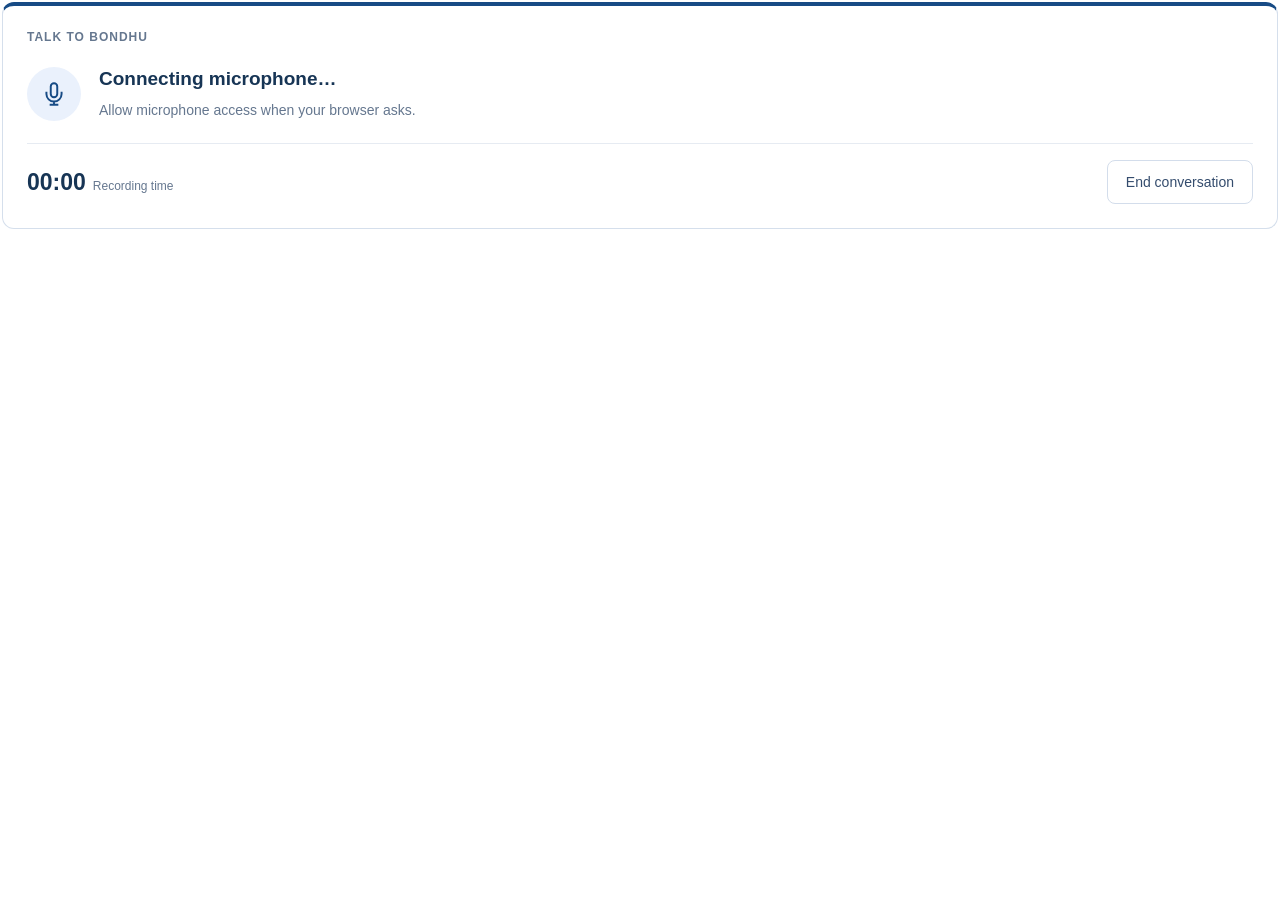
<file: master_voice/voice_component/index.html>
<!DOCTYPE html>
<html lang="en">

<head>

    <meta charset="UTF-8">
    <meta name="viewport" content="width=device-width, initial-scale=1">

    <title>Bondhu Voice</title>

    <style>
        * { box-sizing: border-box; }
        body { font-family: "Segoe UI", Arial, sans-serif; color: #173555; padding: 2px; margin: 0; background: transparent; }
        .voice-panel { padding: 24px; background: #fff; border: 1px solid #d5dfec; border-top: 4px solid #174b85; border-radius: 12px; }
        .voice-heading { color: #65778f; font-size: 12px; font-weight: 700; letter-spacing: 1px; margin-bottom: 20px; }
        .voice-main { display: flex; align-items: center; gap: 18px; }
        .mic { flex-shrink: 0; width: 54px; height: 54px; border-radius: 50%; background: #eaf1fc; color: #174b85; display: grid; place-items: center; }
        .mic svg { width: 26px; height: 26px; }
        #status { font-size: 19px; font-weight: 650; line-height: 1.6; }
        #hint { color: #65778f; font-size: 14px; line-height: 1.7; margin-top: 5px; max-width: 570px; }
        .voice-bottom { margin-top: 20px; padding-top: 16px; border-top: 1px solid #e6ebf2; display: flex; align-items: center; justify-content: space-between; gap: 14px; }
        #timer { font-size: 23px; font-weight: 700; font-variant-numeric: tabular-nums; }
        #timer-label { color: #65778f; font-size: 12px; margin-left: 7px; }
        button { padding: 10px 18px; min-height: 44px; border-radius: 8px; font: inherit; font-size: 14px; cursor: pointer; }
        #end { background: white; border: 1px solid #d3ddeb; color: #344c6d; }
        #restart { background: #174b85; border: 1px solid #174b85; color: white; }
        button:hover { filter: brightness(.94); }
        button:disabled { cursor: wait; opacity: .5; }
        button:focus-visible { outline: 3px solid #df293e; outline-offset: 3px; }
        [hidden] { display: none !important; }
        body[data-phase="listening"] .mic { box-shadow: 0 0 0 6px #eaf1fc80; }
        body[data-phase="ended"] .mic { background: #f0f3f7; color: #7a899b; }
        body[data-phase="error"] .mic { background: #fff0f2; color: #b62132; }
        @media (max-width: 480px) { .voice-panel { padding: 18px; } .voice-main { align-items: flex-start; gap: 12px; } #status { font-size: 17px; } .mic { width: 44px; height: 44px; } .voice-bottom { flex-wrap: wrap; } }
    </style>

</head>


<body>

    <section class="voice-panel" aria-label="Voice conversation">
        <div class="voice-heading" id="heading">TALK TO BONDHU</div>
        <div class="voice-main">
            <div class="mic" aria-hidden="true"><svg viewBox="0 0 24 24" fill="none" stroke="currentColor" stroke-width="1.8"><rect x="9" y="2" width="6" height="13" rx="3"/><path d="M5 10v2a7 7 0 0 0 14 0v-2M12 19v3M8 22h8"/></svg></div>
            <div><div id="status" role="status" aria-live="polite">Connecting microphone…</div><div id="hint">Allow microphone access when your browser asks.</div></div>
        </div>
        <div class="voice-bottom">
            <div><span id="timer">00:00</span><span id="timer-label">Recording time</span></div>
            <button id="end" type="button">End conversation</button>
            <button id="restart" type="button" hidden>Start again</button>
        </div>
    </section>

<script>


// ==================================================
// SETTINGS
// ==================================================

const START_BUFFER = 3000;

// User stops speaking → wait 2 seconds
const SILENCE_DURATION = 2000;

// Maximum duration of one question
const MAX_RECORDING_TIME = 60000;

// After an answer is displayed,
// user has 10 seconds to START next question
const NEXT_QUESTION_TIMEOUT = 10000;

// Microphone sensitivity
const SILENCE_THRESHOLD = 0.015;


// ==================================================
// STATE
// ==================================================

let mediaRecorder = null;

let audioChunks = [];

let audioContext = null;

let analyser = null;

let microphone = null;

let silenceStart = null;

let recordingStart = null;

let speechDetected = false;

let isRecording = false;

let audioSent = false;

let waitingForStreamlit = false;

let sessionEnded = false;

let firstQuestion = true;

let recordingId = null;
let displayedAnswer = null;
let displayCheck = null;
let startingRecording = false;
let microphoneAttempt = 0;
let cancelMicrophoneStart = null;
let speechStart = null;
let initialized = false;
let uiLanguage = "en";
let currentStatus = "Connecting microphone…";

let nextQuestionWaiting = false;

let nextQuestionDeadline = null;

let animationFrame = null;

let timerInterval = null;


// ==================================================
// ELEMENTS
// ==================================================

const status =
    document.getElementById("status");

const timer =
    document.getElementById("timer");


const hint = document.getElementById("hint");
const endButton = document.getElementById("end");
const restartButton = document.getElementById("restart");
const timerLabel = document.getElementById("timer-label");
const labels = {
    "Connecting microphone…": ["মাইক্রোফোন চালু হচ্ছে…", "Allow microphone access when your browser asks.", "ব্রাউজার অনুমতি চাইলে মাইক্রোফোনের অনুমতি দিন।", "connecting"],
    "🎙️ Speak normally.": ["বলুন, আমি শুনছি", "Take your time. Pause for 2 seconds when you finish your question.", "সময় নিয়ে প্রশ্ন করুন। বলা শেষ হলে ২ সেকেন্ড চুপ থাকুন।", "listening"],
    "🎙️ Listening...": ["আপনার কথা শুনছি…", "Pause for 2 seconds when you finish. Your question will be sent automatically.", "বলা শেষ হলে ২ সেকেন্ড চুপ থাকুন। প্রশ্নটি নিজে থেকেই পাঠানো হবে।", "listening"],
    "🤫 Speech finished...": ["আপনার প্রশ্ন পাঠানো হচ্ছে…", "You can relax while Bondhu prepares your answer.", "বন্ধু আপনার উত্তর তৈরি করছে, একটু অপেক্ষা করুন।", "processing"],
    "⏳ Processing voice...": ["বন্ধু আপনার উত্তর তৈরি করছে…", "Your microphone is paused. The next turn starts after the full answer appears.", "মাইক্রোফোন বন্ধ আছে। পুরো উত্তর দেখানোর পরে আবার কথা বলতে পারবেন।", "processing"],
    "🎙️ Ask your next question.": ["আর কিছু জানতে চান?", "Start speaking before the countdown ends, or let the conversation finish.", "সময় শেষ হওয়ার আগে পরের প্রশ্নটি বলুন। চুপ থাকলে আলোচনা শেষ হবে।", "countdown"],
    "👋 Voice session ended.": ["আলোচনা শেষ হয়েছে", "Your microphone is off. Start again whenever you are ready.", "মাইক্রোফোন বন্ধ আছে। চাইলে আবার শুরু করুন।", "ended"],
    "❌ Microphone access was denied or unavailable.": ["মাইক্রোফোন চালু করা যায়নি", "Allow microphone access in your browser and device settings, then try again.", "ব্রাউজার ও ডিভাইসের সেটিংসে মাইক্রোফোনের অনুমতি দিয়ে আবার চেষ্টা করুন।", "error"],
    "Microphone permission is still pending.": ["মাইক্রোফোনের অনুমতি পাওয়া যায়নি", "Check the browser microphone permission, then select Start again.", "ব্রাউজারে মাইক্রোফোনের অনুমতি দিয়ে আবার শুরু করুন।", "error"],
    "❌ Voice recording is not supported.": ["এই ব্রাউজারে রেকর্ডিং করা যাচ্ছে না", "Try a browser that supports microphone recording, or type your question.", "অন্য ব্রাউজার ব্যবহার করুন অথবা প্রশ্ন লিখে পাঠান।", "error"],
    "🎙️ No speech detected.": ["কথা শোনা যায়নি", "Start again and speak a little closer to your microphone.", "আবার শুরু করে মাইক্রোফোনের একটু কাছে কথা বলুন।", "ended"]
};
function setStatus(key) {
    currentStatus = key;
    const entry = labels[key];
    const bn = uiLanguage === "bn";
    const text = bn ? entry[0] : key.replace(/^[^A-Za-z]+/, "");
    if (status.innerText !== text) status.innerText = text;
    hint.innerText = entry[bn ? 2 : 1];
    document.body.dataset.phase = entry[3];
    timer.hidden = !["listening", "countdown"].includes(entry[3]);
    timerLabel.innerText = entry[3] === "countdown" ? (bn ? "বাকি সময়" : "to start speaking") : (bn ? "রেকর্ডিং সময়" : "Recording time");
    timerLabel.hidden = timer.hidden;
    endButton.hidden = sessionEnded;
    restartButton.hidden = !sessionEnded;
    restartButton.disabled = startingRecording || isRecording;
}
function localize() {
    document.documentElement.lang = uiLanguage;
    document.getElementById("heading").innerText = uiLanguage === "bn" ? "বন্ধুর সাথে কথা বলুন" : "TALK TO BONDHU";
    endButton.innerText = uiLanguage === "bn" ? "আলোচনা শেষ করুন" : "End conversation";
    restartButton.innerText = uiLanguage === "bn" ? "আবার শুরু করুন" : "Start again";
    setStatus(currentStatus);
}
endButton.addEventListener("click", () => endSession());
restartButton.addEventListener("click", () => {
    if (startingRecording || isRecording) return;
    sessionEnded = false;
    firstQuestion = true;
    waitingForStreamlit = false;
    nextQuestionDeadline = null;
    nextQuestionWaiting = false;
    setStatus("Connecting microphone…");
    startRecording();
});

// ==================================================
// STREAMLIT MESSAGE
// ==================================================

function sendMessage(type, data = {}) {

    window.parent.postMessage(
        {
            isStreamlitMessage: true,
            type: type,
            ...data
        },
        "*"
    );

}


// ==================================================
// COMPONENT READY
// ==================================================

function componentReady() {

    sendMessage(
        "streamlit:componentReady",
        {
            apiVersion: 1
        }
    );

}


// ==================================================
// FRAME HEIGHT
// ==================================================

function updateHeight() {

    sendMessage(
        "streamlit:setFrameHeight",
        {
            height: document.body.scrollHeight
        }
    );

}


// ==================================================
// SEND VALUE
// ==================================================

function sendValueToStreamlit(value) {

    sendMessage(
        "streamlit:setComponentValue",
        {
            value: value
        }
    );

}


// ==================================================
// SEND AUDIO
// ==================================================

function sendAudioToStreamlit(blob) {

    if (audioSent) {
        return;
    }

    audioSent = true;

    waitingForStreamlit = true;


    const reader =
        new FileReader();


    reader.onloadend =
        function () {

            const result =
                reader.result;


            const base64Audio =
                result.split(",")[1];


            sendValueToStreamlit(
                {type: "audio", id: recordingId, audio: base64Audio}
            );

        };


    reader.readAsDataURL(blob);

}


// ==================================================
// START RECORDING
// ==================================================

async function startRecording() {

    if (
        startingRecording ||
        isRecording ||
        sessionEnded ||
        waitingForStreamlit
    ) {
        return;
    }


    startingRecording = true;
    const attempt = ++microphoneAttempt;
    let startupTimer = null;
    try {

        setStatus("Connecting microphone…");


        const cancelled = new Promise((_, reject) => {
            cancelMicrophoneStart = () => reject(new Error("Microphone startup cancelled"));
            startupTimer = setTimeout(() => {
                const error = new Error("Check microphone permissions and try again.");
                error.name = "MicrophoneStartupTimeout";
                reject(error);
            }, 20000);
        });
        const request = navigator.mediaDevices.getUserMedia({audio: true});
        request.then(stream => {
            if (attempt !== microphoneAttempt || sessionEnded) {
                stream.getTracks().forEach(track => track.stop());
            }
        }, () => {});
        const stream = await Promise.race([request, cancelled]);
        clearTimeout(startupTimer);
        if (attempt !== microphoneAttempt) return;

        if (sessionEnded) {
            stream.getTracks().forEach(track => track.stop());
            return;
        }
        if (!window.MediaRecorder) {

            setStatus("❌ Voice recording is not supported.");

            stream
                .getTracks()
                .forEach(
                    track => track.stop()
                );

            endSession();

            return;
        }


        mediaRecorder =
            new MediaRecorder(stream);


        audioChunks = [];

        audioSent = false;

        speechDetected = false;
        speechStart = null;
        recordingId = crypto.randomUUID();

        silenceStart = null;

        recordingStart =
            Date.now();

        isRecording = true;
        setStatus(firstQuestion ? "🎙️ Speak normally." : "🎙️ Ask your next question.");
        if (!firstQuestion) {
            nextQuestionDeadline = Date.now() + NEXT_QUESTION_TIMEOUT;
            timer.innerText = "00:10";
        }


        // --------------------------------------------------
        // AUDIO DATA
        // --------------------------------------------------

        mediaRecorder.ondataavailable =
            function (event) {

                if (
                    event.data &&
                    event.data.size > 0
                ) {

                    audioChunks.push(
                        event.data
                    );

                }

            };


        // --------------------------------------------------
        // RECORDING STOP
        // --------------------------------------------------

        mediaRecorder.onstop =
            function () {

                const mimeType =
                    mediaRecorder.mimeType ||
                    "audio/webm";


                const audioBlob =
                    new Blob(
                        audioChunks,
                        {
                            type: mimeType
                        }
                    );


                stream
                    .getTracks()
                    .forEach(
                        track =>
                            track.stop()
                    );


                if (audioContext) {

                    audioContext.close();

                    audioContext = null;

                }


                clearInterval(
                    timerInterval
                );

                timerInterval = null;


                isRecording = false;
                restartButton.disabled = startingRecording;


                timer.innerText =
                    "00:00";


                if (
                    audioBlob.size > 0 &&
                    !sessionEnded
                ) {

                    setStatus("⏳ Processing voice...");


                    sendAudioToStreamlit(
                        audioBlob
                    );

                }
                else {

                    if (!sessionEnded) {

                        setStatus("🎙️ No speech detected.");

                    }

                }


                updateHeight();

            };


        mediaRecorder.start();


        // --------------------------------------------------
        // TIMER
        // --------------------------------------------------

        timerInterval =
            setInterval(
                updateRecordingTimer,
                100
            );


        startSilenceDetection(
            stream
        );

    }

    catch (error) {
        if (attempt !== microphoneAttempt) return;

        console.error(
            "Microphone error:",
            error
        );


        setStatus("❌ Microphone access was denied or unavailable.");


        isRecording = false;
        endSession();
        setStatus(error.name === "MicrophoneStartupTimeout"
            ? "Microphone permission is still pending."
            : "❌ Microphone access was denied or unavailable.");

    } finally {
        clearTimeout(startupTimer);
        if (attempt !== microphoneAttempt) return;
        cancelMicrophoneStart = null;
        startingRecording = false;
        restartButton.disabled = isRecording;
        updateHeight();
    }

}


// ==================================================
// SILENCE DETECTION
// ==================================================

function startSilenceDetection(stream) {

    audioContext =
        new (
            window.AudioContext ||
            window.webkitAudioContext
        )();


    analyser =
        audioContext.createAnalyser();


    analyser.fftSize =
        2048;


    microphone =
        audioContext.createMediaStreamSource(
            stream
        );


    microphone.connect(
        analyser
    );


    const data =
        new Uint8Array(
            analyser.fftSize
        );


    function checkAudio() {

        if (!isRecording) {
            return;
        }


        const elapsed =
            Date.now() -
            recordingStart;


        // --------------------------------------------------
        // MAX QUESTION LENGTH
        // --------------------------------------------------

        if (
            speechDetected && Date.now() - speechStart >=
            MAX_RECORDING_TIME
        ) {

            stopRecording();

            return;

        }


        // --------------------------------------------------
        // AUDIO ANALYSIS
        // --------------------------------------------------

        analyser.getByteTimeDomainData(
            data
        );


        let sum = 0;


        for (
            let i = 0;
            i < data.length;
            i++
        ) {

            const value =
                (data[i] - 128) /
                128;


            sum +=
                value * value;

        }


        const rms =
            Math.sqrt(
                sum / data.length
            );


        // --------------------------------------------------
        // SPEECH
        // --------------------------------------------------

        if (
            rms >
            SILENCE_THRESHOLD
        ) {

            if (!speechDetected) speechStart = Date.now();
            speechDetected = true;

            silenceStart = null;

            setStatus("🎙️ Listening...");


            // Once speech starts,
            // the next-question countdown is irrelevant.
            nextQuestionWaiting = false;

            nextQuestionDeadline = null;

            updateRecordingTimer();

        }


        // --------------------------------------------------
        // SILENCE
        // --------------------------------------------------

        else {

            // ----------------------------------------------
            // USER HAS NOT SPOKEN YET
            // ----------------------------------------------

            if (!speechDetected) {

                // FIRST QUESTION:
                // No timeout.
                if (firstQuestion) {

                    setStatus("🎙️ Speak normally.");

                    timer.innerText =
                        "00:00";

                }

                // NEXT QUESTIONS:
                // 10-second timeout.
                else {

                    const remaining =
                        Math.max(
                            0,
                            Math.ceil(
                                (
                                    nextQuestionDeadline -
                                    Date.now()
                                ) / 1000
                            )
                        );


                    setStatus("🎙️ Ask your next question.");


                    timer.innerText =
                        `00:${String(
                            remaining
                        ).padStart(2, "0")}`;


                    if (
                        Date.now() >=
                        nextQuestionDeadline
                    ) {

                        endSession();

                        return;

                    }

                }

            }

            // ----------------------------------------------
            // USER HAS SPOKEN
            // ----------------------------------------------

            else {

                if (
                    silenceStart === null
                ) {

                    silenceStart =
                        Date.now();

                }


                const silenceTime =
                    Date.now() -
                    silenceStart;


                setStatus("🎙️ Listening...");


                // ------------------------------------------
                // 2 SECONDS SILENCE
                // ------------------------------------------

                if (
                    silenceTime >=
                    SILENCE_DURATION
                ) {

                    setStatus("🤫 Speech finished...");


                    stopRecording();

                    return;

                }

            }

        }


        animationFrame =
            requestAnimationFrame(
                checkAudio
            );

    }


    checkAudio();

}


// ==================================================
// STOP RECORDING
// ==================================================

function stopRecording() {

    if (
        mediaRecorder &&
        mediaRecorder.state !== "inactive"
    ) {

        mediaRecorder.stop();

    }


    clearInterval(
        timerInterval
    );

}


// ==================================================
// RECORDING TIMER
// ==================================================

function updateRecordingTimer() {

    if (
        !recordingStart ||
        !isRecording
    ) {
        return;
    }


    // Show recording time after speech starts, for every question.
    if (speechDetected) {

        const elapsed =
            Math.floor(
                (
                    Date.now() -
                    speechStart
                ) / 1000
            );


        const minutes =
            String(
                Math.floor(
                    elapsed / 60
                )
            ).padStart(
                2,
                "0"
            );


        const seconds =
            String(
                elapsed % 60
            ).padStart(
                2,
                "0"
            );


        timer.innerText =
            `${minutes}:${seconds}`;

    }

}


// ==================================================
// ANSWER COMPLETE
// ==================================================

function answerCompleted() {

    if (sessionEnded) {
        return;
    }


    sendValueToStreamlit({type: "answer_displayed", id: displayedAnswer});


    waitingForStreamlit = false;

    audioSent = false;


    // ----------------------------------------------
    // FIRST ANSWER COMPLETED
    // ----------------------------------------------

    if (firstQuestion) {

        firstQuestion = false;

    }


    // ----------------------------------------------
    // START NEXT QUESTION WINDOW
    // ----------------------------------------------

    startNextQuestionWindow();

}


// ==================================================
// NEXT QUESTION WINDOW
// ==================================================

function startNextQuestionWindow() {

    if (sessionEnded) {
        return;
    }


    nextQuestionWaiting = true;


    nextQuestionDeadline = null;


    setStatus("🎙️ Ask your next question.");


    timer.innerText =
        "00:10";


    updateHeight();


    // Start microphone immediately.
    startRecording();

}


// ==================================================
// STREAMLIT RENDER
// ==================================================

window.addEventListener(
    "message",
    function (event) {

        if (
            !event.data
        ) {
            return;
        }


        // --------------------------------------------------
        // STREAMLIT RENDER
        // --------------------------------------------------

        if (
            event.data.type ===
            "streamlit:render"
        ) {

            const requestedLanguage = event.data.args && event.data.args.language === "bn" ? "bn" : "en";
            if (!initialized || requestedLanguage !== uiLanguage) {
                uiLanguage = requestedLanguage;
                localize();
                updateHeight();
            }
            if (!initialized) {
                initialized = true;
                startRecording();
            }
            const token = event.data.args && event.data.args.answer_ready;
            if (token && waitingForStreamlit && token === recordingId &&
                displayedAnswer !== token && !displayCheck) {
                // Require the specific completed answer marker in the parent DOM.
                const checkDisplayed = () => {
                    if (sessionEnded) { displayCheck = null; return; }
                    const marker = window.parent.document.getElementById(
                        `bondhu-answer-${token}`
                    );
                    if (!marker) {
                        displayCheck = requestAnimationFrame(checkDisplayed);
                        return;
                    }
                    // Give the complete answer DOM a paint opportunity before ACK.
                    displayCheck = requestAnimationFrame(() => {
                        displayCheck = requestAnimationFrame(() => {
                            displayCheck = null;
                            displayedAnswer = token;
                            answerCompleted();
                        });
                    });
                };
                displayCheck = requestAnimationFrame(checkDisplayed);
            }
        }
    }
);

// Release timers, recording and microphone when the next-question window expires.
function endSession() {
    sessionEnded = true;
    microphoneAttempt++;
    if (cancelMicrophoneStart) cancelMicrophoneStart();
    cancelMicrophoneStart = null;
    startingRecording = false;
    clearInterval(timerInterval);
    if (animationFrame) cancelAnimationFrame(animationFrame);
    if (displayCheck) cancelAnimationFrame(displayCheck);
    if (mediaRecorder && mediaRecorder.state !== "inactive") mediaRecorder.stop();
    waitingForStreamlit = false;
    nextQuestionWaiting = false;
    setStatus("👋 Voice session ended.");
    timer.innerText = "00:00";
    updateHeight();
}

componentReady();
updateHeight();
window.addEventListener("resize", updateHeight);
window.addEventListener("pagehide", () => endSession());
</script>
</body>
</html>
</file>
